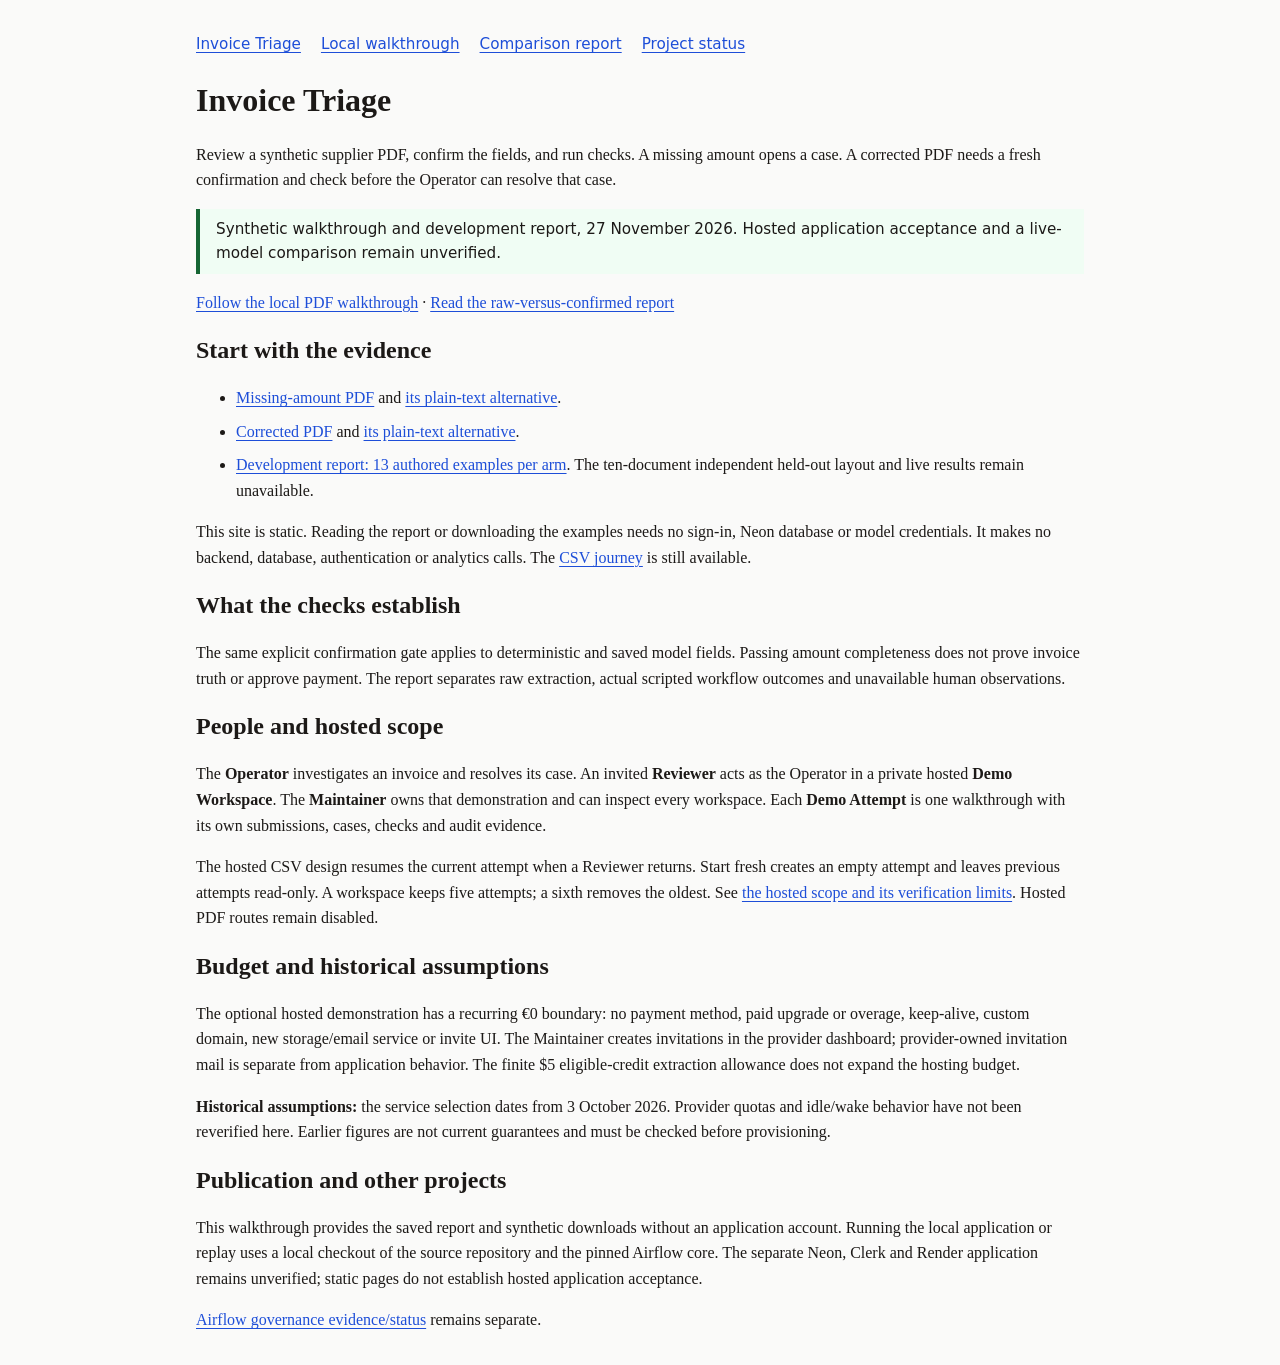
<file: site/index.html>
<!DOCTYPE html>
<html lang="en">
<head>
  <meta charset="utf-8">
  <meta name="viewport" content="width=device-width, initial-scale=1">
  <title>Invoice Triage — synthetic PDF review</title>
  <link rel="stylesheet" href="style.css">
</head>
<body>
  <a class="skip" href="#main">Skip to content</a>
  <nav aria-label="Main"><a href="index.html">Invoice Triage</a><a href="walkthrough.html">Local walkthrough</a><a href="report.html">Comparison report</a><a href="project-status.html">Project status</a></nav>
<main id="main">
<h1>Invoice Triage</h1>
<p>Review a synthetic supplier PDF, confirm the fields, and run checks. A missing amount opens a case. A corrected PDF needs a fresh confirmation and check before the Operator can resolve that case.</p>
<p class="status">Synthetic walkthrough and development report, 27 November 2026. Hosted application acceptance and a live-model comparison remain unverified.</p>
<p><a href="walkthrough.html">Follow the local PDF walkthrough</a> · <a href="report.html">Read the raw-versus-confirmed report</a></p>
<h2>Start with the evidence</h2>
<ul><li><a href="samples/missing_amount.pdf">Missing-amount PDF</a> and <a href="samples/missing_amount.txt">its plain-text alternative</a>.</li>
<li><a href="samples/corrected_amount.pdf">Corrected PDF</a> and <a href="samples/corrected_amount.txt">its plain-text alternative</a>.</li>
<li><a href="report.html">Development report: 13 authored examples per arm</a>. The ten-document independent held-out layout and live results remain unavailable.</li></ul>
<p>This site is static. Reading the report or downloading the examples needs no sign-in, Neon database or model credentials. It makes no backend, database, authentication or analytics calls. The <a href="walkthrough.html#csv">CSV journey</a> is still available.</p>
<h2>What the checks establish</h2>
<p>The same explicit confirmation gate applies to deterministic and saved model fields. Passing amount completeness does not prove invoice truth or approve payment. The report separates raw extraction, actual scripted workflow outcomes and unavailable human observations.</p>
<h2>People and hosted scope</h2>
<p>The <strong>Operator</strong> investigates an invoice and resolves its case. An invited <strong>Reviewer</strong> acts as the Operator in a private hosted <strong>Demo Workspace</strong>. The <strong>Maintainer</strong> owns that demonstration and can inspect every workspace. Each <strong>Demo Attempt</strong> is one walkthrough with its own submissions, cases, checks and audit evidence.</p>
<p>The hosted CSV design resumes the current attempt when a Reviewer returns. Start fresh creates an empty attempt and leaves previous attempts read-only. A workspace keeps five attempts; a sixth removes the oldest. See <a href="walkthrough.html#hosted">the hosted scope and its verification limits</a>. Hosted PDF routes remain disabled.</p>
<h2>Budget and historical assumptions</h2>
<p>The optional hosted demonstration has a recurring €0 boundary: no payment method, paid upgrade or overage, keep-alive, custom domain, new storage/email service or invite UI. The Maintainer creates invitations in the provider dashboard; provider-owned invitation mail is separate from application behavior. The finite $5 eligible-credit extraction allowance does not expand the hosting budget.</p>
<p><strong>Historical assumptions:</strong> the service selection dates from 3 October 2026. Provider quotas and idle/wake behavior have not been reverified here. Earlier figures are not current guarantees and must be checked before provisioning.</p>
<h2>Publication and other projects</h2>
<p>This walkthrough provides the saved report and synthetic downloads without an application account. Running the local application or replay uses a local checkout of the source repository and the pinned Airflow core. The separate Neon, Clerk and Render application remains unverified; static pages do not establish hosted application acceptance.</p>
<p><a href="project-status.html#airflow">Airflow governance evidence/status</a> remains separate.</p>
</main>
</body>
</html>
</file>
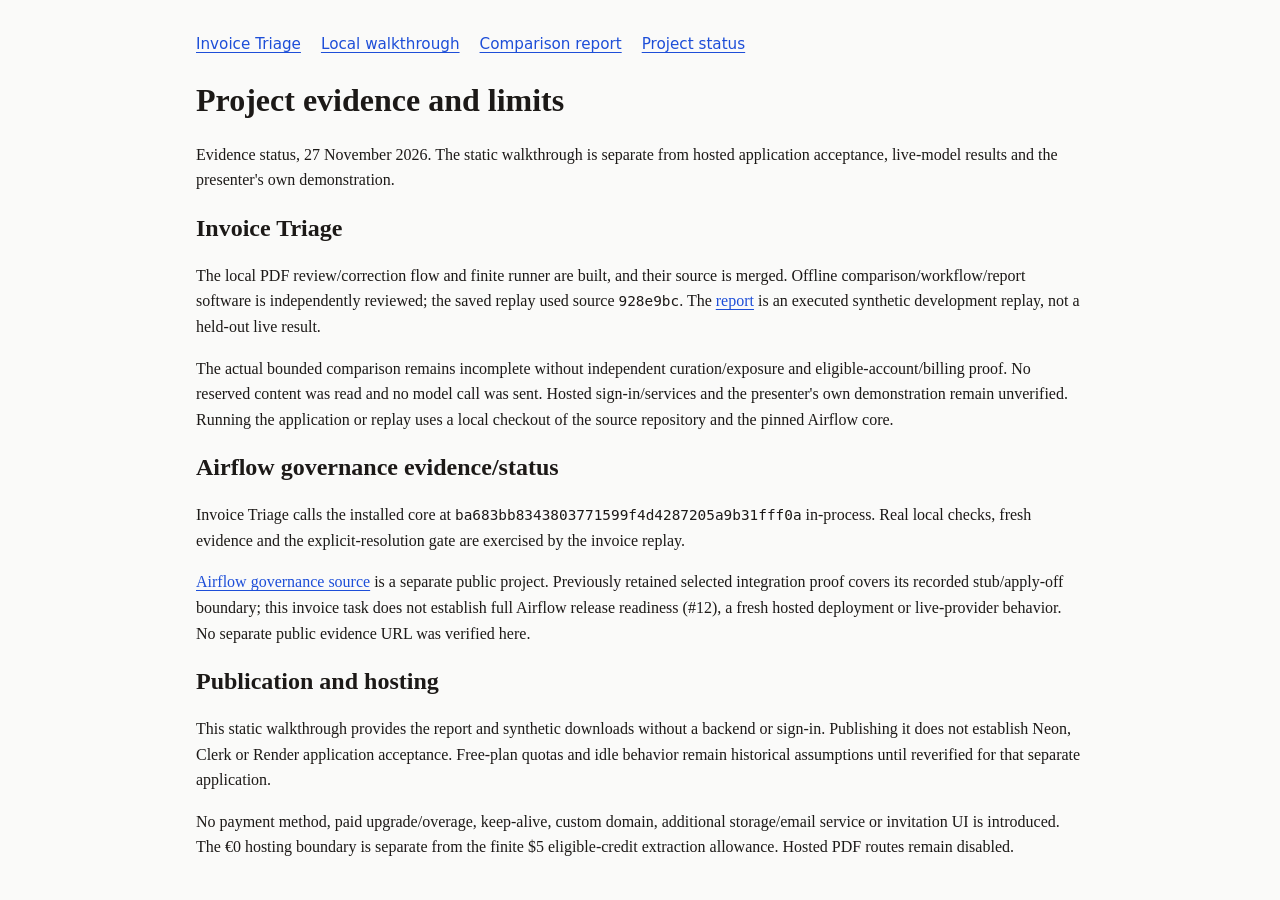
<file: site/project-status.html>
<!DOCTYPE html>
<html lang="en">
<head>
  <meta charset="utf-8">
  <meta name="viewport" content="width=device-width, initial-scale=1">
  <title>Invoice Triage — evidence and limits</title>
  <link rel="stylesheet" href="style.css">
</head>
<body>
  <a class="skip" href="#main">Skip to content</a>
  <nav aria-label="Main"><a href="index.html">Invoice Triage</a><a href="walkthrough.html">Local walkthrough</a><a href="report.html">Comparison report</a><a href="project-status.html">Project status</a></nav>
<main id="main">
<h1>Project evidence and limits</h1>
<p>Evidence status, 27 November 2026. The static walkthrough is separate from hosted application acceptance, live-model results and the presenter's own demonstration.</p>
<h2 id="invoice">Invoice Triage</h2>
<p>The local PDF review/correction flow and finite runner are built, and their source is merged. Offline comparison/workflow/report software is independently reviewed; the saved replay used source <code>928e9bc</code>. The <a href="report.html">report</a> is an executed synthetic development replay, not a held-out live result.</p>
<p>The actual bounded comparison remains incomplete without independent curation/exposure and eligible-account/billing proof. No reserved content was read and no model call was sent. Hosted sign-in/services and the presenter's own demonstration remain unverified. Running the application or replay uses a local checkout of the source repository and the pinned Airflow core.</p>
<h2 id="airflow">Airflow governance evidence/status</h2>
<p>Invoice Triage calls the installed core at <code>ba683bb8343803771599f4d4287205a9b31fff0a</code> in-process. Real local checks, fresh evidence and the explicit-resolution gate are exercised by the invoice replay.</p>
<p><a href="https://github.com/youzaina001/airflow-dq-agent">Airflow governance source</a> is a separate public project. Previously retained selected integration proof covers its recorded stub/apply-off boundary; this invoice task does not establish full Airflow release readiness (#12), a fresh hosted deployment or live-provider behavior. No separate public evidence URL was verified here.</p>
<h2 id="publication">Publication and hosting</h2>
<p>This static walkthrough provides the report and synthetic downloads without a backend or sign-in. Publishing it does not establish Neon, Clerk or Render application acceptance. Free-plan quotas and idle behavior remain historical assumptions until reverified for that separate application.</p>
<p>No payment method, paid upgrade/overage, keep-alive, custom domain, additional storage/email service or invitation UI is introduced. The €0 hosting boundary is separate from the finite $5 eligible-credit extraction allowance. Hosted PDF routes remain disabled.</p>
</main>
</body>
</html>
</file>
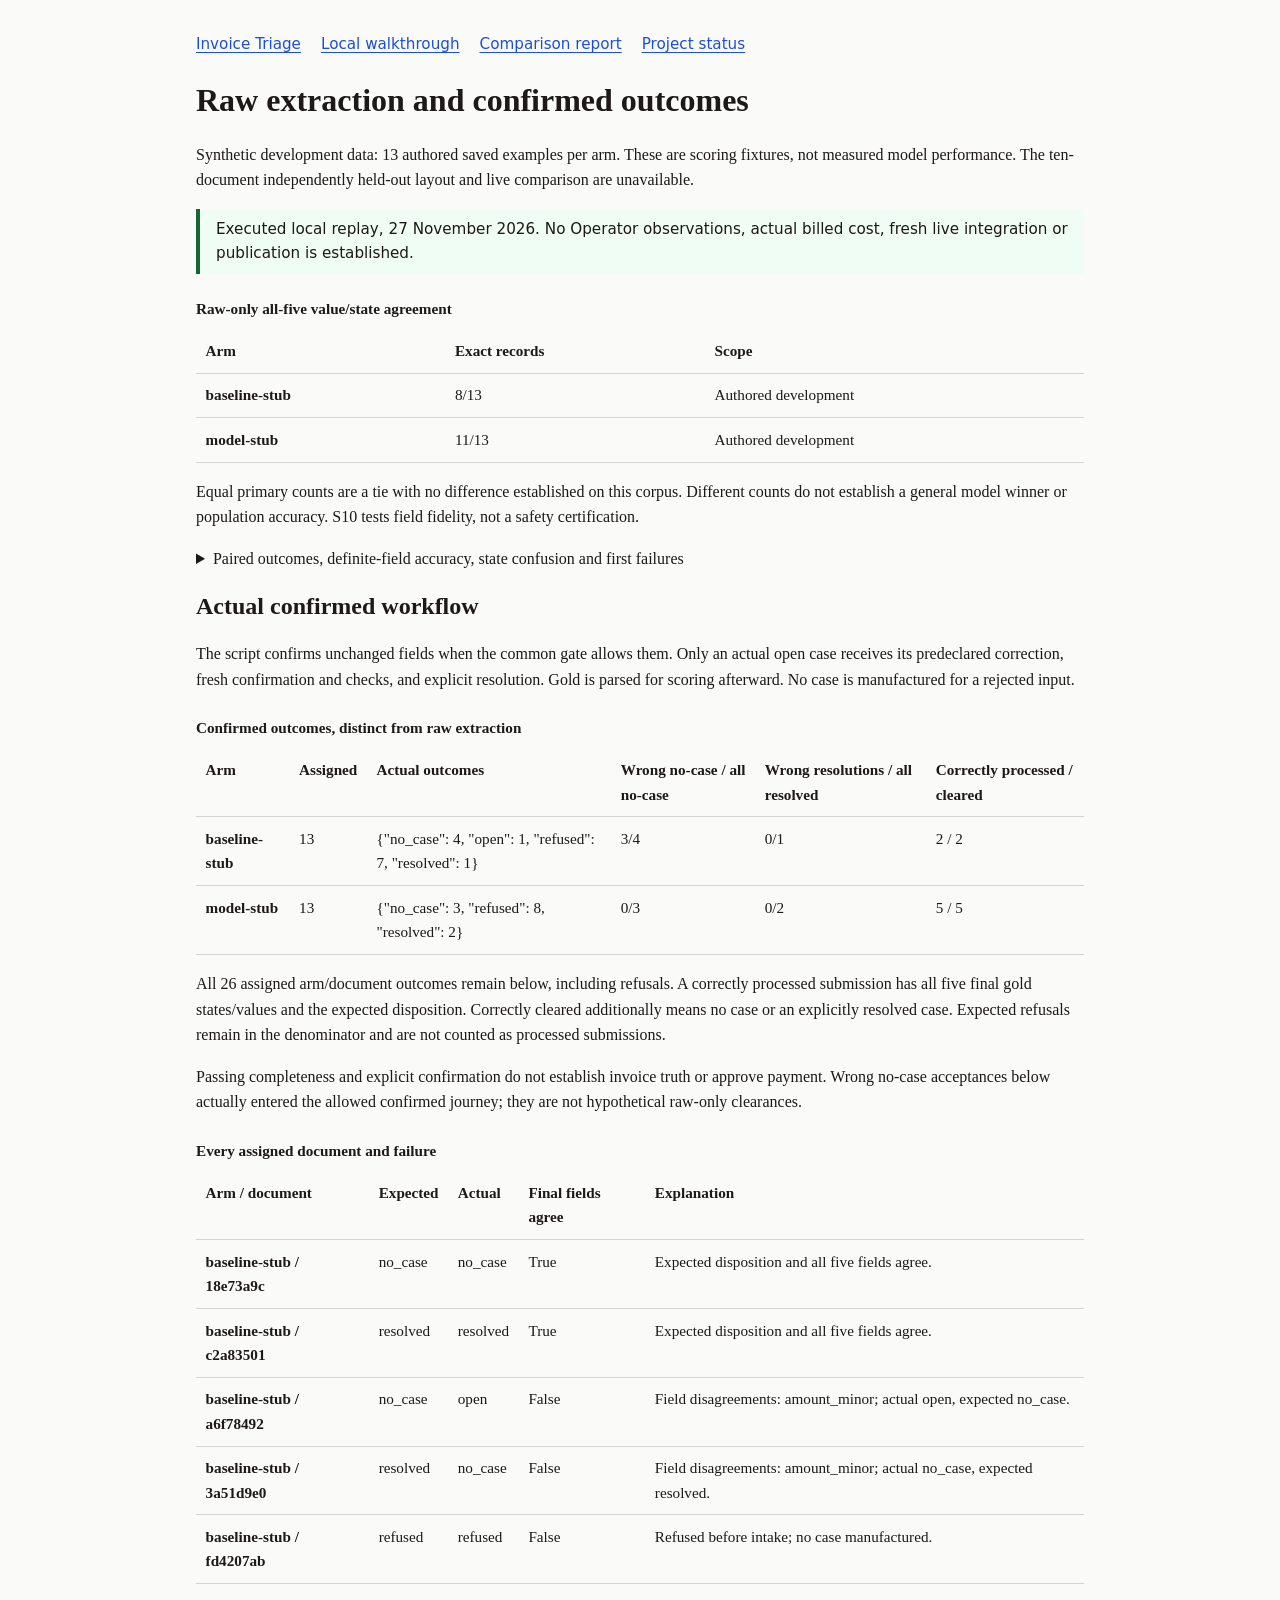
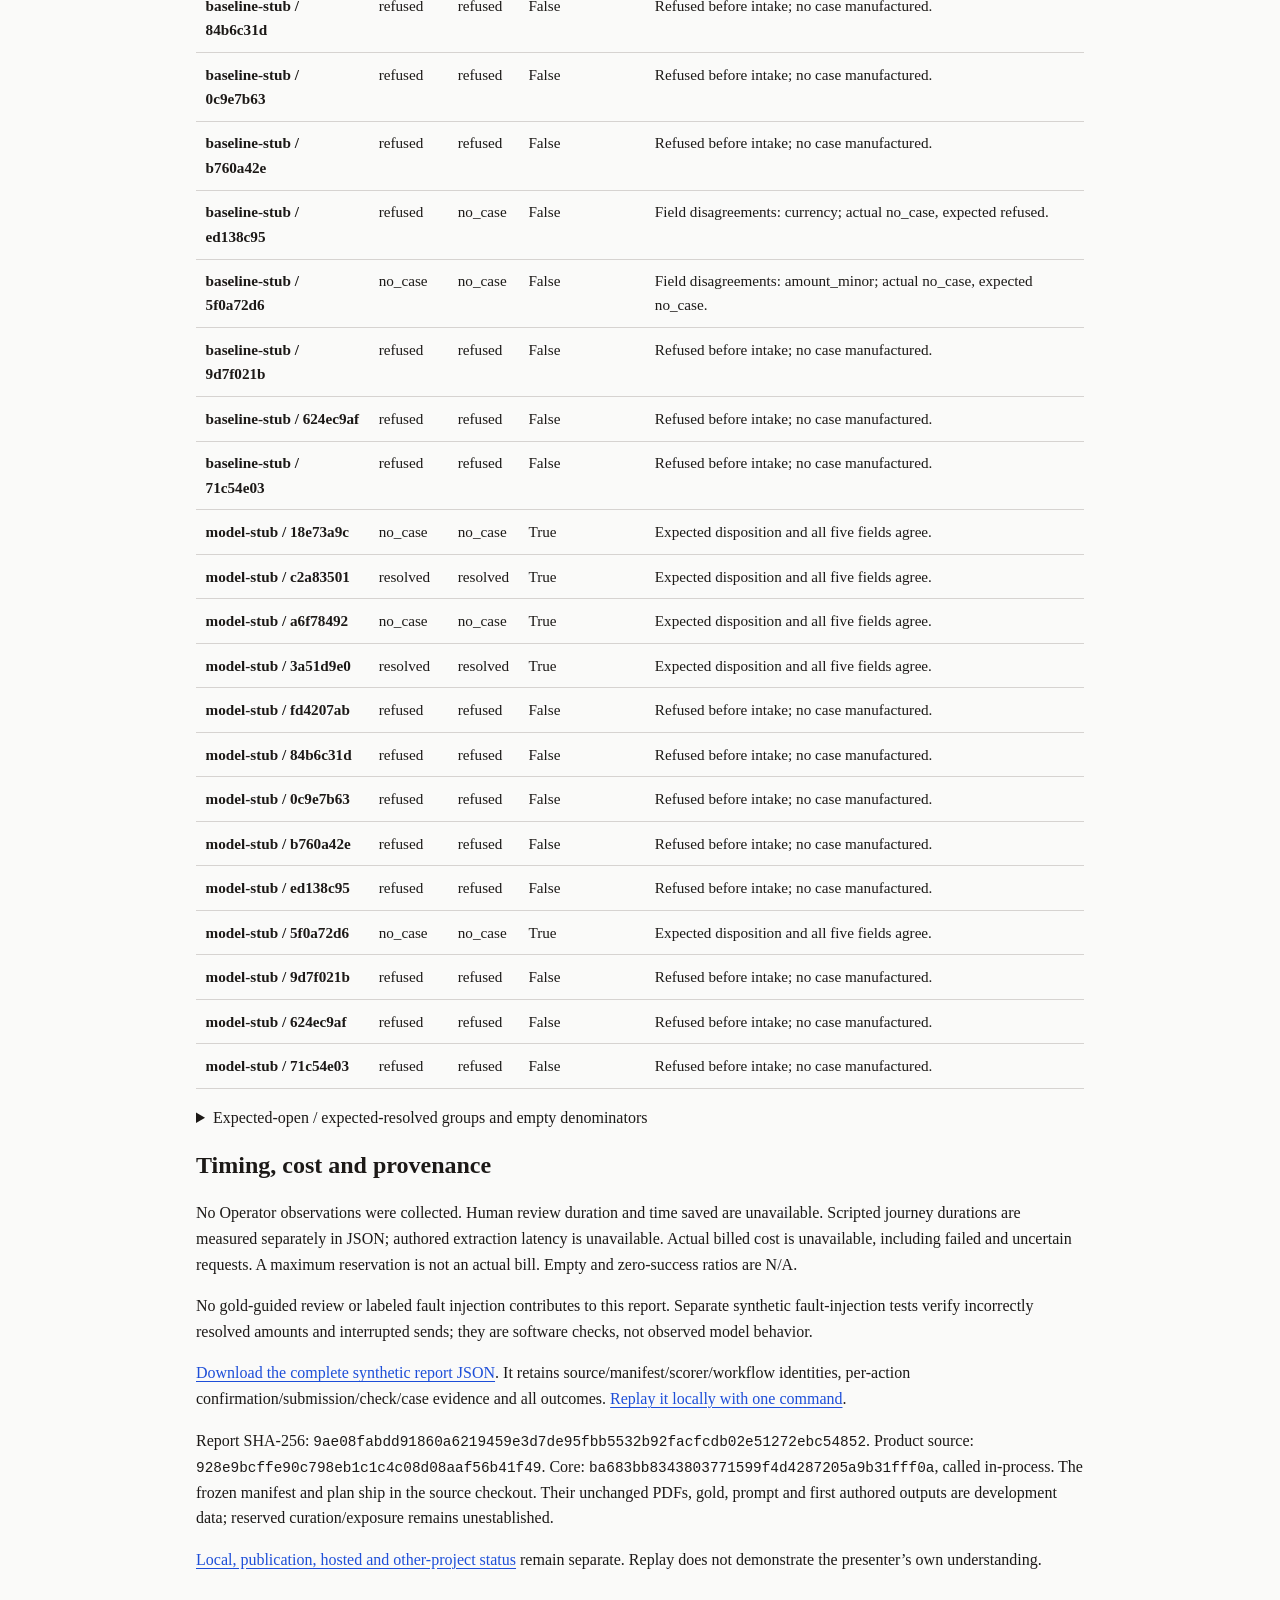
<file: site/report.html>
<!DOCTYPE html>
<html lang="en">
<head>
  <meta charset="utf-8">
  <meta name="viewport" content="width=device-width, initial-scale=1">
  <title>Invoice Triage — saved comparison report</title>
  <link rel="stylesheet" href="style.css">
</head>
<body>
  <a class="skip" href="#main">Skip to content</a>
  <nav aria-label="Main"><a href="index.html">Invoice Triage</a><a href="walkthrough.html">Local walkthrough</a><a href="report.html">Comparison report</a><a href="project-status.html">Project status</a></nav>
<main id="main">
<h1>Raw extraction and confirmed outcomes</h1>
<p>Synthetic development data: 13 authored saved examples per arm. These are scoring fixtures, not measured model performance. The ten-document independently held-out layout and live comparison are unavailable.</p>
<p class="status">Executed local replay, 27 November 2026. No Operator observations, actual billed cost, fresh live integration or publication is established.</p>
<div class="scroll" tabindex="0" role="region" aria-label="Raw extraction results"><table><caption>Raw-only all-five value/state agreement</caption><thead><tr><th scope="col">Arm</th><th scope="col">Exact records</th><th scope="col">Scope</th></tr></thead><tbody>
<tr><th scope="row">baseline-stub</th><td>8/13</td><td>Authored development</td></tr>
<tr><th scope="row">model-stub</th><td>11/13</td><td>Authored development</td></tr>
</tbody></table></div>
<p>Equal primary counts are a tie with no difference established on this corpus. Different counts do not establish a general model winner or population accuracy. S10 tests field fidelity, not a safety certification.</p>
<details><summary>Paired outcomes, definite-field accuracy, state confusion and first failures</summary><pre tabindex="0" aria-label="Raw extraction breakdown">{
  &quot;arms&quot;: {
    &quot;baseline-stub&quot;: {
      &quot;definite_fields&quot;: {
        &quot;amount_minor&quot;: {
          &quot;accuracy&quot;: &quot;9/11&quot;,
          &quot;correct&quot;: 9,
          &quot;total&quot;: 11
        },
        &quot;currency&quot;: {
          &quot;accuracy&quot;: &quot;11/11&quot;,
          &quot;correct&quot;: 11,
          &quot;total&quot;: 11
        },
        &quot;invoice_date&quot;: {
          &quot;accuracy&quot;: &quot;11/11&quot;,
          &quot;correct&quot;: 11,
          &quot;total&quot;: 11
        },
        &quot;invoice_id&quot;: {
          &quot;accuracy&quot;: &quot;11/11&quot;,
          &quot;correct&quot;: 11,
          &quot;total&quot;: 11
        },
        &quot;supplier_id&quot;: {
          &quot;accuracy&quot;: &quot;11/11&quot;,
          &quot;correct&quot;: 11,
          &quot;total&quot;: 11
        }
      },
      &quot;failures&quot;: {},
      &quot;false_markings&quot;: {
        &quot;amount_minor&quot;: {
          &quot;false_missing&quot;: 1,
          &quot;false_value&quot;: 1
        },
        &quot;currency&quot;: {
          &quot;false_value&quot;: 1
        },
        &quot;invoice_date&quot;: {},
        &quot;invoice_id&quot;: {
          &quot;false_ambiguous&quot;: 1
        },
        &quot;supplier_id&quot;: {}
      },
      &quot;primary&quot;: {
        &quot;correct&quot;: 8,
        &quot;total&quot;: 13
      },
      &quot;state_confusion&quot;: {
        &quot;amount_minor&quot;: {
          &quot;ambiguous-&gt;value&quot;: 1,
          &quot;missing-&gt;missing&quot;: 1,
          &quot;value-&gt;missing&quot;: 1,
          &quot;value-&gt;value&quot;: 10
        },
        &quot;currency&quot;: {
          &quot;ambiguous-&gt;value&quot;: 1,
          &quot;missing-&gt;missing&quot;: 1,
          &quot;value-&gt;value&quot;: 11
        },
        &quot;invoice_date&quot;: {
          &quot;ambiguous-&gt;ambiguous&quot;: 1,
          &quot;missing-&gt;missing&quot;: 1,
          &quot;value-&gt;value&quot;: 11
        },
        &quot;invoice_id&quot;: {
          &quot;ambiguous-&gt;ambiguous&quot;: 1,
          &quot;missing-&gt;ambiguous&quot;: 1,
          &quot;value-&gt;value&quot;: 11
        },
        &quot;supplier_id&quot;: {
          &quot;ambiguous-&gt;ambiguous&quot;: 1,
          &quot;missing-&gt;missing&quot;: 1,
          &quot;value-&gt;value&quot;: 11
        }
      }
    },
    &quot;model-stub&quot;: {
      &quot;definite_fields&quot;: {
        &quot;amount_minor&quot;: {
          &quot;accuracy&quot;: &quot;10/11&quot;,
          &quot;correct&quot;: 10,
          &quot;total&quot;: 11
        },
        &quot;currency&quot;: {
          &quot;accuracy&quot;: &quot;10/11&quot;,
          &quot;correct&quot;: 10,
          &quot;total&quot;: 11
        },
        &quot;invoice_date&quot;: {
          &quot;accuracy&quot;: &quot;10/11&quot;,
          &quot;correct&quot;: 10,
          &quot;total&quot;: 11
        },
        &quot;invoice_id&quot;: {
          &quot;accuracy&quot;: &quot;10/11&quot;,
          &quot;correct&quot;: 10,
          &quot;total&quot;: 11
        },
        &quot;supplier_id&quot;: {
          &quot;accuracy&quot;: &quot;11/11&quot;,
          &quot;correct&quot;: 11,
          &quot;total&quot;: 11
        }
      },
      &quot;failures&quot;: {
        &quot;extract/saved_stub_refusal&quot;: 1
      },
      &quot;false_markings&quot;: {
        &quot;amount_minor&quot;: {
          &quot;false_ambiguous&quot;: 1
        },
        &quot;currency&quot;: {},
        &quot;invoice_date&quot;: {},
        &quot;invoice_id&quot;: {},
        &quot;supplier_id&quot;: {}
      },
      &quot;primary&quot;: {
        &quot;correct&quot;: 11,
        &quot;total&quot;: 13
      },
      &quot;state_confusion&quot;: {
        &quot;amount_minor&quot;: {
          &quot;ambiguous-&gt;ambiguous&quot;: 1,
          &quot;missing-&gt;ambiguous&quot;: 1,
          &quot;value-&gt;failure&quot;: 1,
          &quot;value-&gt;value&quot;: 10
        },
        &quot;currency&quot;: {
          &quot;ambiguous-&gt;ambiguous&quot;: 1,
          &quot;missing-&gt;missing&quot;: 1,
          &quot;value-&gt;failure&quot;: 1,
          &quot;value-&gt;value&quot;: 10
        },
        &quot;invoice_date&quot;: {
          &quot;ambiguous-&gt;ambiguous&quot;: 1,
          &quot;missing-&gt;missing&quot;: 1,
          &quot;value-&gt;failure&quot;: 1,
          &quot;value-&gt;value&quot;: 10
        },
        &quot;invoice_id&quot;: {
          &quot;ambiguous-&gt;ambiguous&quot;: 1,
          &quot;missing-&gt;missing&quot;: 1,
          &quot;value-&gt;failure&quot;: 1,
          &quot;value-&gt;value&quot;: 10
        },
        &quot;supplier_id&quot;: {
          &quot;ambiguous-&gt;failure&quot;: 1,
          &quot;missing-&gt;missing&quot;: 1,
          &quot;value-&gt;value&quot;: 11
        }
      }
    }
  },
  &quot;paired&quot;: {
    &quot;0c9e7b63&quot;: {
      &quot;baseline-stub&quot;: {
        &quot;exact&quot;: true,
        &quot;failure&quot;: null
      },
      &quot;model-stub&quot;: {
        &quot;exact&quot;: true,
        &quot;failure&quot;: null
      }
    },
    &quot;18e73a9c&quot;: {
      &quot;baseline-stub&quot;: {
        &quot;exact&quot;: true,
        &quot;failure&quot;: null
      },
      &quot;model-stub&quot;: {
        &quot;exact&quot;: true,
        &quot;failure&quot;: null
      }
    },
    &quot;3a51d9e0&quot;: {
      &quot;baseline-stub&quot;: {
        &quot;exact&quot;: false,
        &quot;failure&quot;: null
      },
      &quot;model-stub&quot;: {
        &quot;exact&quot;: true,
        &quot;failure&quot;: null
      }
    },
    &quot;5f0a72d6&quot;: {
      &quot;baseline-stub&quot;: {
        &quot;exact&quot;: false,
        &quot;failure&quot;: null
      },
      &quot;model-stub&quot;: {
        &quot;exact&quot;: true,
        &quot;failure&quot;: null
      }
    },
    &quot;624ec9af&quot;: {
      &quot;baseline-stub&quot;: {
        &quot;exact&quot;: true,
        &quot;failure&quot;: null
      },
      &quot;model-stub&quot;: {
        &quot;exact&quot;: true,
        &quot;failure&quot;: null
      }
    },
    &quot;71c54e03&quot;: {
      &quot;baseline-stub&quot;: {
        &quot;exact&quot;: true,
        &quot;failure&quot;: null
      },
      &quot;model-stub&quot;: {
        &quot;exact&quot;: true,
        &quot;failure&quot;: null
      }
    },
    &quot;84b6c31d&quot;: {
      &quot;baseline-stub&quot;: {
        &quot;exact&quot;: true,
        &quot;failure&quot;: null
      },
      &quot;model-stub&quot;: {
        &quot;exact&quot;: true,
        &quot;failure&quot;: null
      }
    },
    &quot;9d7f021b&quot;: {
      &quot;baseline-stub&quot;: {
        &quot;exact&quot;: true,
        &quot;failure&quot;: null
      },
      &quot;model-stub&quot;: {
        &quot;exact&quot;: false,
        &quot;failure&quot;: {
          &quot;code&quot;: &quot;saved_stub_refusal&quot;,
          &quot;stage&quot;: &quot;extract&quot;,
          &quot;status&quot;: &quot;failure&quot;,
          &quot;version&quot;: &quot;1&quot;
        }
      }
    },
    &quot;a6f78492&quot;: {
      &quot;baseline-stub&quot;: {
        &quot;exact&quot;: false,
        &quot;failure&quot;: null
      },
      &quot;model-stub&quot;: {
        &quot;exact&quot;: true,
        &quot;failure&quot;: null
      }
    },
    &quot;b760a42e&quot;: {
      &quot;baseline-stub&quot;: {
        &quot;exact&quot;: true,
        &quot;failure&quot;: null
      },
      &quot;model-stub&quot;: {
        &quot;exact&quot;: true,
        &quot;failure&quot;: null
      }
    },
    &quot;c2a83501&quot;: {
      &quot;baseline-stub&quot;: {
        &quot;exact&quot;: true,
        &quot;failure&quot;: null
      },
      &quot;model-stub&quot;: {
        &quot;exact&quot;: false,
        &quot;failure&quot;: null
      }
    },
    &quot;ed138c95&quot;: {
      &quot;baseline-stub&quot;: {
        &quot;exact&quot;: false,
        &quot;failure&quot;: null
      },
      &quot;model-stub&quot;: {
        &quot;exact&quot;: true,
        &quot;failure&quot;: null
      }
    },
    &quot;fd4207ab&quot;: {
      &quot;baseline-stub&quot;: {
        &quot;exact&quot;: false,
        &quot;failure&quot;: null
      },
      &quot;model-stub&quot;: {
        &quot;exact&quot;: true,
        &quot;failure&quot;: null
      }
    }
  }
}</pre></details>
<h2>Actual confirmed workflow</h2>
<p>The script confirms unchanged fields when the common gate allows them. Only an actual open case receives its predeclared correction, fresh confirmation and checks, and explicit resolution. Gold is parsed for scoring afterward. No case is manufactured for a rejected input.</p>
<div class="scroll" tabindex="0" role="region" aria-label="Confirmed workflow summary"><table><caption>Confirmed outcomes, distinct from raw extraction</caption><thead><tr><th scope="col">Arm</th><th scope="col">Assigned</th><th scope="col">Actual outcomes</th><th scope="col">Wrong no-case / all no-case</th><th scope="col">Wrong resolutions / all resolved</th><th scope="col">Correctly processed / cleared</th></tr></thead><tbody>
<tr><th scope="row">baseline-stub</th><td>13</td><td>{&quot;no_case&quot;: 4, &quot;open&quot;: 1, &quot;refused&quot;: 7, &quot;resolved&quot;: 1}</td><td>3/4</td><td>0/1</td><td>2 / 2</td></tr>
<tr><th scope="row">model-stub</th><td>13</td><td>{&quot;no_case&quot;: 3, &quot;refused&quot;: 8, &quot;resolved&quot;: 2}</td><td>0/3</td><td>0/2</td><td>5 / 5</td></tr>
</tbody></table></div>
<p>All 26 assigned arm/document outcomes remain below, including refusals. A correctly processed submission has all five final gold states/values and the expected disposition. Correctly cleared additionally means no case or an explicitly resolved case. Expected refusals remain in the denominator and are not counted as processed submissions.</p>
<p>Passing completeness and explicit confirmation do not establish invoice truth or approve payment. Wrong no-case acceptances below actually entered the allowed confirmed journey; they are not hypothetical raw-only clearances.</p>
<div class="scroll" tabindex="0" role="region" aria-label="Every workflow outcome"><table><caption>Every assigned document and failure</caption><thead><tr><th scope="col">Arm / document</th><th scope="col">Expected</th><th scope="col">Actual</th><th scope="col">Final fields agree</th><th scope="col">Explanation</th></tr></thead><tbody>
<tr><th scope="row">baseline-stub / 18e73a9c</th><td>no_case</td><td>no_case</td><td>True</td><td>Expected disposition and all five fields agree.</td></tr>
<tr><th scope="row">baseline-stub / c2a83501</th><td>resolved</td><td>resolved</td><td>True</td><td>Expected disposition and all five fields agree.</td></tr>
<tr><th scope="row">baseline-stub / a6f78492</th><td>no_case</td><td>open</td><td>False</td><td>Field disagreements: amount_minor; actual open, expected no_case. </td></tr>
<tr><th scope="row">baseline-stub / 3a51d9e0</th><td>resolved</td><td>no_case</td><td>False</td><td>Field disagreements: amount_minor; actual no_case, expected resolved. </td></tr>
<tr><th scope="row">baseline-stub / fd4207ab</th><td>refused</td><td>refused</td><td>False</td><td>Refused before intake; no case manufactured.</td></tr>
<tr><th scope="row">baseline-stub / 84b6c31d</th><td>refused</td><td>refused</td><td>False</td><td>Refused before intake; no case manufactured.</td></tr>
<tr><th scope="row">baseline-stub / 0c9e7b63</th><td>refused</td><td>refused</td><td>False</td><td>Refused before intake; no case manufactured.</td></tr>
<tr><th scope="row">baseline-stub / b760a42e</th><td>refused</td><td>refused</td><td>False</td><td>Refused before intake; no case manufactured.</td></tr>
<tr><th scope="row">baseline-stub / ed138c95</th><td>refused</td><td>no_case</td><td>False</td><td>Field disagreements: currency; actual no_case, expected refused. </td></tr>
<tr><th scope="row">baseline-stub / 5f0a72d6</th><td>no_case</td><td>no_case</td><td>False</td><td>Field disagreements: amount_minor; actual no_case, expected no_case. </td></tr>
<tr><th scope="row">baseline-stub / 9d7f021b</th><td>refused</td><td>refused</td><td>False</td><td>Refused before intake; no case manufactured.</td></tr>
<tr><th scope="row">baseline-stub / 624ec9af</th><td>refused</td><td>refused</td><td>False</td><td>Refused before intake; no case manufactured.</td></tr>
<tr><th scope="row">baseline-stub / 71c54e03</th><td>refused</td><td>refused</td><td>False</td><td>Refused before intake; no case manufactured.</td></tr>
<tr><th scope="row">model-stub / 18e73a9c</th><td>no_case</td><td>no_case</td><td>True</td><td>Expected disposition and all five fields agree.</td></tr>
<tr><th scope="row">model-stub / c2a83501</th><td>resolved</td><td>resolved</td><td>True</td><td>Expected disposition and all five fields agree.</td></tr>
<tr><th scope="row">model-stub / a6f78492</th><td>no_case</td><td>no_case</td><td>True</td><td>Expected disposition and all five fields agree.</td></tr>
<tr><th scope="row">model-stub / 3a51d9e0</th><td>resolved</td><td>resolved</td><td>True</td><td>Expected disposition and all five fields agree.</td></tr>
<tr><th scope="row">model-stub / fd4207ab</th><td>refused</td><td>refused</td><td>False</td><td>Refused before intake; no case manufactured.</td></tr>
<tr><th scope="row">model-stub / 84b6c31d</th><td>refused</td><td>refused</td><td>False</td><td>Refused before intake; no case manufactured.</td></tr>
<tr><th scope="row">model-stub / 0c9e7b63</th><td>refused</td><td>refused</td><td>False</td><td>Refused before intake; no case manufactured.</td></tr>
<tr><th scope="row">model-stub / b760a42e</th><td>refused</td><td>refused</td><td>False</td><td>Refused before intake; no case manufactured.</td></tr>
<tr><th scope="row">model-stub / ed138c95</th><td>refused</td><td>refused</td><td>False</td><td>Refused before intake; no case manufactured.</td></tr>
<tr><th scope="row">model-stub / 5f0a72d6</th><td>no_case</td><td>no_case</td><td>True</td><td>Expected disposition and all five fields agree.</td></tr>
<tr><th scope="row">model-stub / 9d7f021b</th><td>refused</td><td>refused</td><td>False</td><td>Refused before intake; no case manufactured.</td></tr>
<tr><th scope="row">model-stub / 624ec9af</th><td>refused</td><td>refused</td><td>False</td><td>Refused before intake; no case manufactured.</td></tr>
<tr><th scope="row">model-stub / 71c54e03</th><td>refused</td><td>refused</td><td>False</td><td>Refused before intake; no case manufactured.</td></tr>
</tbody></table></div>
<details><summary>Expected-open / expected-resolved groups and empty denominators</summary><pre tabindex="0" aria-label="Disposition groups">{
  &quot;baseline-stub&quot;: {
    &quot;open&quot;: {
      &quot;assigned&quot;: 0,
      &quot;incorrect_no_case&quot;: {
        &quot;ratio&quot;: &quot;N/A&quot;,
        &quot;total&quot;: 0,
        &quot;wrong&quot;: 0
      },
      &quot;incorrect_resolutions&quot;: {
        &quot;ratio&quot;: &quot;N/A&quot;,
        &quot;total&quot;: 0,
        &quot;wrong&quot;: 0
      }
    },
    &quot;resolved&quot;: {
      &quot;assigned&quot;: 2,
      &quot;incorrect_no_case&quot;: {
        &quot;ratio&quot;: &quot;1/1&quot;,
        &quot;total&quot;: 1,
        &quot;wrong&quot;: 1
      },
      &quot;incorrect_resolutions&quot;: {
        &quot;ratio&quot;: &quot;0/1&quot;,
        &quot;total&quot;: 1,
        &quot;wrong&quot;: 0
      }
    }
  },
  &quot;model-stub&quot;: {
    &quot;open&quot;: {
      &quot;assigned&quot;: 0,
      &quot;incorrect_no_case&quot;: {
        &quot;ratio&quot;: &quot;N/A&quot;,
        &quot;total&quot;: 0,
        &quot;wrong&quot;: 0
      },
      &quot;incorrect_resolutions&quot;: {
        &quot;ratio&quot;: &quot;N/A&quot;,
        &quot;total&quot;: 0,
        &quot;wrong&quot;: 0
      }
    },
    &quot;resolved&quot;: {
      &quot;assigned&quot;: 2,
      &quot;incorrect_no_case&quot;: {
        &quot;ratio&quot;: &quot;N/A&quot;,
        &quot;total&quot;: 0,
        &quot;wrong&quot;: 0
      },
      &quot;incorrect_resolutions&quot;: {
        &quot;ratio&quot;: &quot;0/2&quot;,
        &quot;total&quot;: 2,
        &quot;wrong&quot;: 0
      }
    }
  }
}</pre></details>
<h2>Timing, cost and provenance</h2>
<p>No Operator observations were collected. Human review duration and time saved are unavailable. Scripted journey durations are measured separately in JSON; authored extraction latency is unavailable. Actual billed cost is unavailable, including failed and uncertain requests. A maximum reservation is not an actual bill. Empty and zero-success ratios are N/A.</p>
<p>No gold-guided review or labeled fault injection contributes to this report. Separate synthetic fault-injection tests verify incorrectly resolved amounts and interrupted sends; they are software checks, not observed model behavior.</p>
<p><a href="evidence/saved-report.json">Download the complete synthetic report JSON</a>. It retains source/manifest/scorer/workflow identities, per-action confirmation/submission/check/case evidence and all outcomes. <a href="walkthrough.html#replay">Replay it locally with one command</a>.</p>
<p>Report SHA-256: <code>9ae08fabdd91860a6219459e3d7de95fbb5532b92facfcdb02e51272ebc54852</code>. Product source: <code>928e9bcffe90c798eb1c1c4c08d08aaf56b41f49</code>. Core: <code>ba683bb8343803771599f4d4287205a9b31fff0a</code>, called in-process. The frozen manifest and plan ship in the source checkout. Their unchanged PDFs, gold, prompt and first authored outputs are development data; reserved curation/exposure remains unestablished.</p>
<p><a href="project-status.html">Local, publication, hosted and other-project status</a> remain separate. Replay does not demonstrate the presenter’s own understanding.</p>
</main>
</body>
</html>
</file>
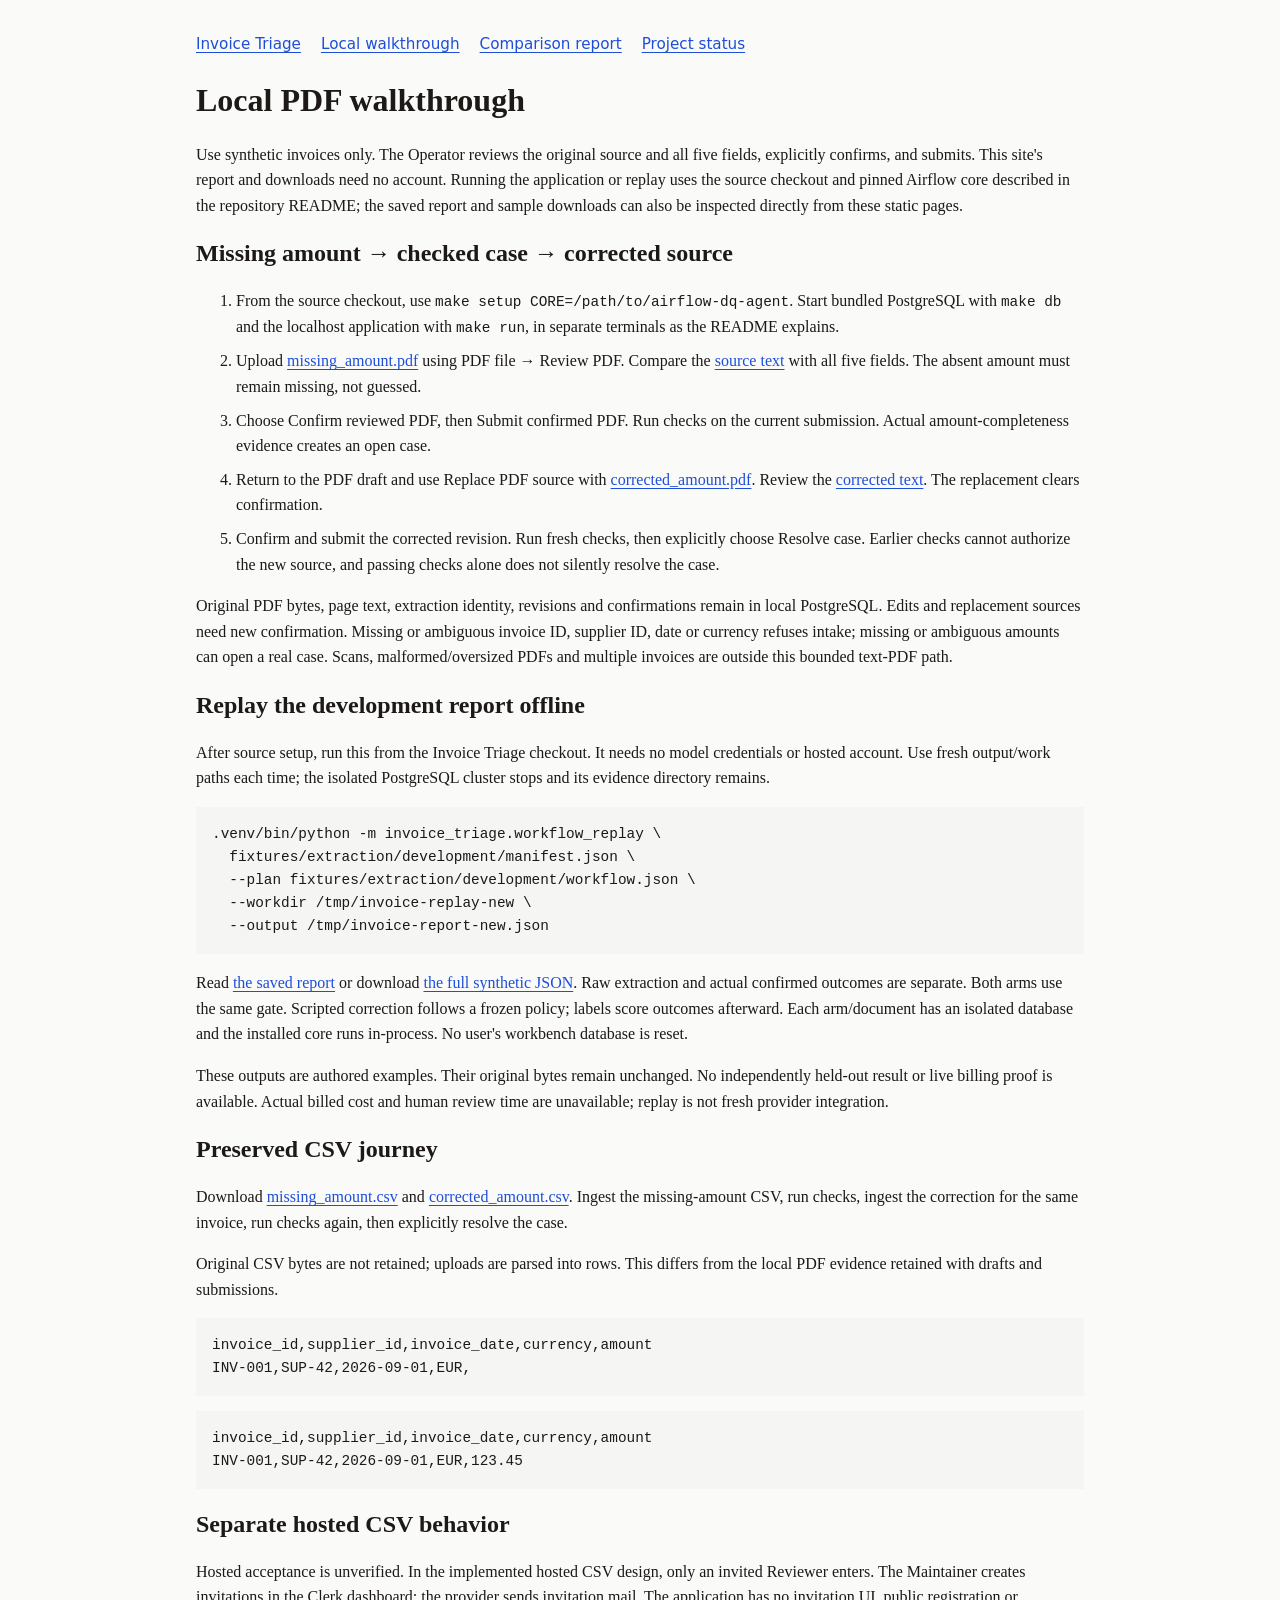
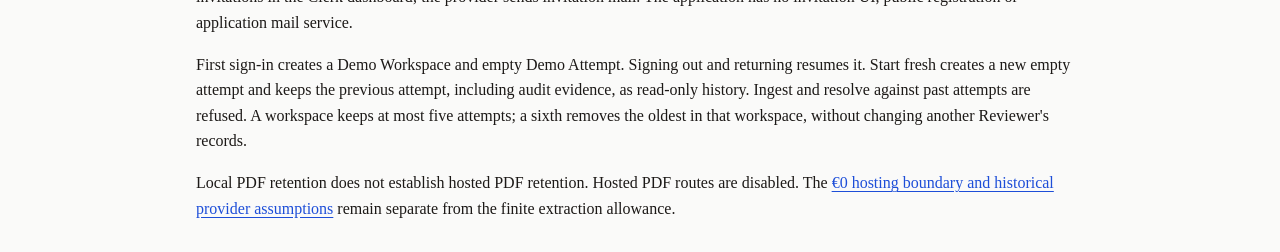
<file: site/walkthrough.html>
<!DOCTYPE html>
<html lang="en">
<head>
  <meta charset="utf-8">
  <meta name="viewport" content="width=device-width, initial-scale=1">
  <title>Invoice Triage — local PDF walkthrough</title>
  <link rel="stylesheet" href="style.css">
</head>
<body>
  <a class="skip" href="#main">Skip to content</a>
  <nav aria-label="Main"><a href="index.html">Invoice Triage</a><a href="walkthrough.html">Local walkthrough</a><a href="report.html">Comparison report</a><a href="project-status.html">Project status</a></nav>
<main id="main">
<h1>Local PDF walkthrough</h1>
<p>Use synthetic invoices only. The Operator reviews the original source and all five fields, explicitly confirms, and submits. This site's report and downloads need no account. Running the application or replay uses the source checkout and pinned Airflow core described in the repository README; the saved report and sample downloads can also be inspected directly from these static pages.</p>
<h2 id="pdf">Missing amount → checked case → corrected source</h2>
<ol><li>From the source checkout, use <code>make setup CORE=/path/to/airflow-dq-agent</code>. Start bundled PostgreSQL with <code>make db</code> and the localhost application with <code>make run</code>, in separate terminals as the README explains.</li>
<li>Upload <a href="samples/missing_amount.pdf">missing_amount.pdf</a> using PDF file → Review PDF. Compare the <a href="samples/missing_amount.txt">source text</a> with all five fields. The absent amount must remain missing, not guessed.</li>
<li>Choose Confirm reviewed PDF, then Submit confirmed PDF. Run checks on the current submission. Actual amount-completeness evidence creates an open case.</li>
<li>Return to the PDF draft and use Replace PDF source with <a href="samples/corrected_amount.pdf">corrected_amount.pdf</a>. Review the <a href="samples/corrected_amount.txt">corrected text</a>. The replacement clears confirmation.</li>
<li>Confirm and submit the corrected revision. Run fresh checks, then explicitly choose Resolve case. Earlier checks cannot authorize the new source, and passing checks alone does not silently resolve the case.</li></ol>
<p>Original PDF bytes, page text, extraction identity, revisions and confirmations remain in local PostgreSQL. Edits and replacement sources need new confirmation. Missing or ambiguous invoice ID, supplier ID, date or currency refuses intake; missing or ambiguous amounts can open a real case. Scans, malformed/oversized PDFs and multiple invoices are outside this bounded text-PDF path.</p>
<h2 id="replay">Replay the development report offline</h2>
<p>After source setup, run this from the Invoice Triage checkout. It needs no model credentials or hosted account. Use fresh output/work paths each time; the isolated PostgreSQL cluster stops and its evidence directory remains.</p>
<pre tabindex="0" aria-label="Offline replay command">.venv/bin/python -m invoice_triage.workflow_replay \
  fixtures/extraction/development/manifest.json \
  --plan fixtures/extraction/development/workflow.json \
  --workdir /tmp/invoice-replay-new \
  --output /tmp/invoice-report-new.json</pre>
<p>Read <a href="report.html">the saved report</a> or download <a href="evidence/saved-report.json">the full synthetic JSON</a>. Raw extraction and actual confirmed outcomes are separate. Both arms use the same gate. Scripted correction follows a frozen policy; labels score outcomes afterward. Each arm/document has an isolated database and the installed core runs in-process. No user's workbench database is reset.</p>
<p>These outputs are authored examples. Their original bytes remain unchanged. No independently held-out result or live billing proof is available. Actual billed cost and human review time are unavailable; replay is not fresh provider integration.</p>
<h2 id="csv">Preserved CSV journey</h2>
<p>Download <a href="samples/missing_amount.csv">missing_amount.csv</a> and <a href="samples/corrected_amount.csv">corrected_amount.csv</a>. Ingest the missing-amount CSV, run checks, ingest the correction for the same invoice, run checks again, then explicitly resolve the case.</p>
<p>Original CSV bytes are not retained; uploads are parsed into rows. This differs from the local PDF evidence retained with drafts and submissions.</p>
<pre tabindex="0" aria-label="Missing amount CSV">invoice_id,supplier_id,invoice_date,currency,amount
INV-001,SUP-42,2026-09-01,EUR,</pre>
<pre tabindex="0" aria-label="Corrected amount CSV">invoice_id,supplier_id,invoice_date,currency,amount
INV-001,SUP-42,2026-09-01,EUR,123.45</pre>
<h2 id="hosted">Separate hosted CSV behavior</h2>
<p>Hosted acceptance is unverified. In the implemented hosted CSV design, only an invited Reviewer enters. The Maintainer creates invitations in the Clerk dashboard; the provider sends invitation mail. The application has no invitation UI, public registration or application mail service.</p>
<p>First sign-in creates a Demo Workspace and empty Demo Attempt. Signing out and returning resumes it. Start fresh creates a new empty attempt and keeps the previous attempt, including audit evidence, as read-only history. Ingest and resolve against past attempts are refused. A workspace keeps at most five attempts; a sixth removes the oldest in that workspace, without changing another Reviewer's records.</p>
<p>Local PDF retention does not establish hosted PDF retention. Hosted PDF routes are disabled. The <a href="index.html">€0 hosting boundary and historical provider assumptions</a> remain separate from the finite extraction allowance.</p>
</main>
</body>
</html>
</file>
<file: site/style.css>
:root { color-scheme: light; }
* { box-sizing: border-box; }
body { font-family: Georgia, "Iowan Old Style", serif; line-height: 1.6; max-width: 58rem; margin: 2rem auto; padding: 0 1.25rem; color: #1c1917; background: #fafaf9; }
nav, .status { font-family: system-ui, sans-serif; font-size: .95rem; }
nav { display: flex; flex-wrap: wrap; gap: .5rem 1.25rem; margin-bottom: 1.5rem; }
h1, h2, h3 { line-height: 1.25; } h1 { font-size: 2rem; }
a { color: #1d4ed8; text-underline-offset: .18em; overflow-wrap: anywhere; }
a:focus-visible, summary:focus-visible, [tabindex]:focus-visible { outline: 3px solid #166534; outline-offset: 4px; }
code, pre { font-family: ui-monospace, monospace; font-size: .9em; }
code { overflow-wrap: anywhere; }
pre { max-width: 100%; overflow-x: auto; background: #f5f5f4; padding: 1rem; }
.scroll { max-width: 100%; overflow-x: auto; }
table { width: 100%; border-collapse: collapse; font-size: .95rem; }
th, td { text-align: left; vertical-align: top; border-bottom: 1px solid #d6d3d1; padding: .6rem; }
caption { text-align: left; font-weight: bold; margin: .5rem 0; }
.status { border-left: 4px solid #166534; padding: .5rem 1rem; background: #f0fdf4; }
li { margin-bottom: .5rem; } details { margin: 1rem 0; } summary { cursor: pointer; }
.skip { position: absolute; left: -10000px; } .skip:focus { left: 1rem; top: 0; background: white; }
</file>
